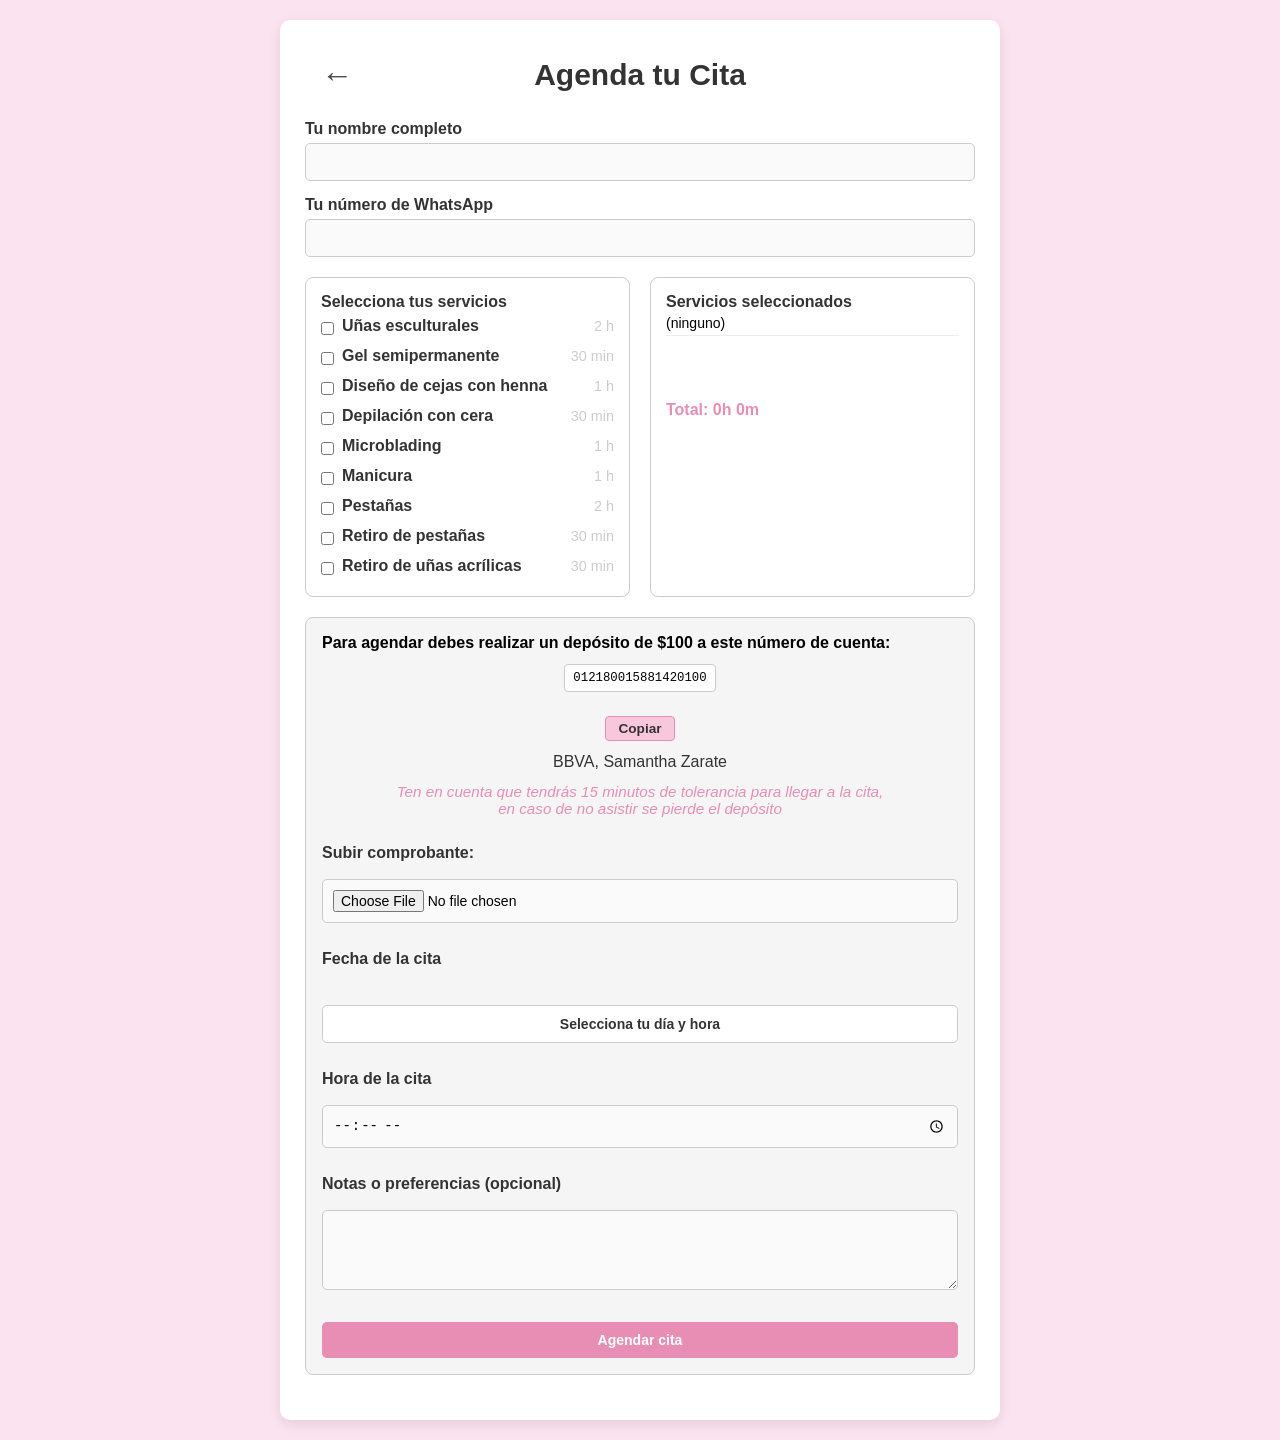
<file: citas.html>
<!DOCTYPE html>
<html lang="es">

<head>
  <meta charset="UTF-8" />
  <meta name="viewport" content="width=device-width, initial-scale=1.0"/>
  <title>Agenda tu Cita</title>
  <style>
    :root {
      --rosa-pastel:   #fce3f0;
      --rosa-medio:    #f9c7db;
      --rosa-profundo: #e88eb4;
      --gris:          #ccc;
      --texto:         #333;
      --blanco:        #fff;
      --verde-check:   #28a745;
    }
    * { box-sizing: border-box; margin: 0; padding: 0; }
    body {
      font-family: 'Segoe UI', sans-serif;
      background-color: var(--rosa-pastel);
      padding: 20px;
      display: flex;
      justify-content: center;
    }
    .container {
      background: var(--blanco);
      width: 100%;
      max-width: 720px;
      border-radius: 10px;
      box-shadow: 0 4px 12px rgba(0,0,0,0.1);
      padding: 25px;
    }
    h2 { text-align: center; color: var(--texto); margin-bottom: 20px; }
    label { display: block; margin-top: 15px; font-weight: bold; color: var(--texto); }
    input, textarea, button {
      width: 100%; padding: 10px; margin-top: 5px;
      border: 1px solid var(--gris); border-radius: 5px;
      font-size: 14px; background: #fafafa;
    }
    textarea { resize: vertical; min-height: 80px; }
    button {
      background-color: var(--rosa-profundo); color: var(--blanco);
      font-weight: bold; cursor: pointer; border: none;
      margin-top: 20px; transition: background-color .2s;
    }
    button:hover { background-color: #c02675; }

    #feedback {
      display: none;
      align-items: center;
      gap: 8px;
      background: #e6f4ea;
      border: 1px solid var(--verde-check);
      color: var(--texto);
      padding: 12px;
      border-radius: 6px;
      margin-bottom: 20px;
    }
    #feedback svg {
      fill: var(--verde-check);
      width: 24px; height: 24px;
    }

    .services-section { display: flex; gap: 20px; margin-top: 20px; flex-wrap: wrap; }
    .services-list, .selected-box {
      flex: 1; min-width: 280px; border: 1px solid var(--gris);
      border-radius: 8px; padding: 15px; background: var(--blanco);
    }
    .services-list h3, .selected-box h3 { margin-top: 0; font-size: 16px; color: var(--texto); }
    .services-list .item {
      display: grid; grid-template-columns: auto 1fr auto;
      align-items: center; gap: 8px; padding: 6px 0;
    }
    .services-list .item label { cursor: pointer; margin: 0; }
    .services-list .item .duration {
      font-size: .9em; color: var(--gris); text-align: right; white-space: nowrap;
    }
    .selected-box ul { list-style: none; padding-left: 0; min-height: 80px; }
    .selected-box li {
      padding: 4px 0; font-size: 14px; border-bottom: 1px solid #eee;
    }
    #totalTime { margin-top: 10px; font-weight: bold; color: var(--rosa-profundo); }

    .deposit-note {
      background: #f5f5f5;
      border: 1px solid var(--gris);
      border-radius: 8px;
      padding: 16px;
      margin: 20px 0;
      display: flex;
      flex-direction: column;
      gap: 12px;
    }
    .deposit-note .deposit-header {
      font-weight: bold;
      margin: 0;
    }
    .deposit-note .account-row {
      display: flex;
      flex-direction: column;
      align-items: center;
      gap: 4px;
      margin: 0;
    }
    .deposit-note .account-row code {
      background: #fff;
      padding: 6px 8px;
      border: 1px solid var(--gris);
      border-radius: 4px;
      font-family: monospace;
      font-size: 0.95em;
    }
    .deposit-note .account-row button#copyBtn {
      width: auto !important;
      flex: none;
      padding: 4px 12px;
      font-size: 0.85em;
      background: var(--rosa-medio);
      border: 1px solid var(--rosa-profundo);
      border-radius: 4px;
      color: var(--texto);
      cursor: pointer;
      transition: background-color .2s;
    }
    .deposit-note .account-row button#copyBtn:hover {
      background: var(--rosa-profundo);
      color: var(--blanco);
    }
    .deposit-note .bank-info {
      text-align: center;
      font-style: normal;
      margin: 0;
      color: var(--texto);
    }
    .deposit-note .tolerance {
      text-align: center;
      font-style: italic;
      color: var(--rosa-profundo);
      margin: 0;
      font-size: 0.95em;
    }

    .date-picker-wrapper { position: relative; margin-top: 5px; }
    .date-picker-wrapper input[type="hidden"] { display: none; }
    .date-picker-wrapper button {
      background: #fff; border: 1px solid var(--gris); color: var(--texto);
    }

    .calendar-backdrop {
      position: fixed; inset: 0; background: rgba(0,0,0,0.5);
      display: none; z-index: 900;
    }
    .calendar-section {
      position: fixed; top:50%; left:50%;
      transform: translate(-50%,-50%);
      width: 320px; max-width: 90%;
      background-color: var(--rosa-medio);
      border-radius: 10px; padding: 20px;
      display: none; flex-direction: column; align-items: center;
      z-index: 1000;
    }
    .calendar-section h3 { margin-bottom: 10px; color: var(--texto); }
    .calendar { 
      display: grid; grid-template-columns: repeat(7,1fr);
      gap: 4px; text-align: center; width: 100%;
      margin-bottom: 12px;
    }
    .calendar .header {
      font-weight: bold; color: var(--texto);
      background: transparent; cursor: default;
    }
    .calendar div {
      padding: 8px 0; border-radius: 4px; font-weight: bold;
      cursor: pointer; position: relative; font-size: 14px;
      background-color: var(--rosa-profundo); color: var(--blanco);
    }
    .calendar .past {
      background: rgba(0,0,0,0.5); cursor: default;
    }
    .calendar .past::before {
      content: "✕"; position: absolute; inset:0;
      display:flex; align-items:center; justify-content:center;
      font-size:16px;
    }
    .calendar .selected {
      border:2px solid var(--blanco);
      background: var(--blanco) !important;
      color: var(--rosa-profundo) !important;
    }
    .calendar-section .close-btn {
      background: transparent; border:none;
      font-size:18px; position:absolute; top:10px; right:10px;
      cursor:pointer; color: var(--texto);
    }
    .time-slots {
      display: grid;
      grid-template-columns: repeat(auto-fit, minmax(80px,1fr));
      gap: 8px; width: 100%;
    }
    .time-slots button {
      padding: 8px; border:1px solid var(--gris);
      border-radius:4px; background:var(--rosa-profundo);
      color: var(--blanco); cursor: pointer; font-size:14px;
      transition: background-color .2s;
    }
    .time-slots button:hover { background: var(--rosa-medio); }
    .time-slots button.disabled {
      opacity:.4; cursor: default;
    }
    .time-slots button.selected {
      background: var(--blanco) !important;
      color: var(--rosa-profundo) !important;
      border: 1px solid var(--rosa-profundo);
    }
    button.loading {
  position: relative;
  pointer-events: none;
  opacity: 0.8;
  color: transparent;
}

button.loading::after {
  content: "Cargando archivos...";
  position: absolute;
  left: 0; right: 0;
  top: 50%; transform: translateY(-50%);
  color: white;
  font-weight: normal;
  text-align: center;
  font-size: 14px;
}
.citas-header {
  position: relative;
  display: flex;
  align-items: center;
  height: 60px;            /* ajusta a la altura de tu header */
}

/* Flecha absoluta a la izquierda */
.back-link {
  position: absolute;
  left: 16px;              /* espacio desde el borde */
  font-size: 32px;
  line-height: 1;
  text-decoration: none;
  color: #4f4440;
  transition: color .2s;
}

/* Título centrado */
.citas-title {
  margin: 0 auto;          /* esto centra horizontalmente */
  font-size: 30px;         
  color: var(--texto);
  text-align: center;      /* por si ocupa varias líneas */
}


  </style>
</head>
<body>

  <div class="container">
  <header class="citas-header">
  <a href="index.html" class="back-link" title="Volver al inicio">
    ←
  </a>
  <h2 class="citas-title">Agenda tu Cita</h2>
</header>
      <div id="feedback">
      <svg viewBox="0 0 16 16">
        <path d="M13.485 1.929a.75.75 0 0 1 0 1.06l-8.5 
                 8.5a.75.75 0 0 1-1.06 0l-4-4a.75.75 0 
                 1 1 1.06-1.06L5 9.439l7.972-7.973a.75.75 
                 0 0 1 1.06 0z"/>
      </svg>
    </div>

    <form id="formAgenda" enctype="multipart/form-data">
      <label for="nombre">Tu nombre completo</label>
      <input type="text" id="nombre" name="nombre" required>
      <label for="whatsapp">Tu número de WhatsApp</label>
      <input type="tel" id="whatsapp" name="telefono" required>

      <div class="services-section">
        <div class="services-list">
          <h3>Selecciona tus servicios</h3>
          <div class="item">
            <input type="checkbox" id="srv-esculturales" data-duration="2" value="Uñas esculturales">
            <label for="srv-esculturales">Uñas esculturales</label>
            <span class="duration">2 h</span>
          </div>
          <div class="item">
            <input type="checkbox" id="srv-gel" data-duration="0.5" value="Gel semipermanente">
            <label for="srv-gel">Gel semipermanente</label>
            <span class="duration">30 min</span>
          </div>
          <div class="item">
            <input type="checkbox" id="srv-cejas" data-duration="1" value="Diseño de cejas con henna">
            <label for="srv-cejas">Diseño de cejas con henna</label>
            <span class="duration">1 h</span>
          </div>
          <div class="item">
            <input type="checkbox" id="srv-depil" data-duration="0.5" value="Depilación con cera">
            <label for="srv-depil">Depilación con cera</label>
            <span class="duration">30 min</span>
          </div>
          <div class="item">
            <input type="checkbox" id="srv-microblading" data-duration="1" value="Microblading">
            <label for="srv-microblading">Microblading</label>
            <span class="duration">1 h</span>
          </div>
          <div class="item">
            <input type="checkbox" id="srv-manicura" data-duration="1" value="Manicura">
            <label for="srv-manicura">Manicura</label>
            <span class="duration">1 h</span>
          </div>
          <div class="item">
            <input type="checkbox" id="srv-pestanas" data-duration="2" value="Pestañas">
            <label for="srv-pestanas">Pestañas</label>
            <span class="duration">2 h</span>
          </div>
          <div class="item">
            <input type="checkbox" id="srv-retiro-p" data-duration="0.5" value="Retiro de pestañas">
            <label for="srv-retiro-p">Retiro de pestañas</label>
            <span class="duration">30 min</span>
          </div>
          <div class="item">
            <input type="checkbox" id="srv-retiro-u" data-duration="0.5" value="Retiro de uñas acrílicas">
            <label for="srv-retiro-u">Retiro de uñas acrílicas</label>
            <span class="duration">30 min</span>
          </div>
        </div>
        <div class="selected-box">
          <h3>Servicios seleccionados</h3>
          <ul id="selectedServices"></ul>
          <p id="totalTime">Total: 0h 0m</p>
        </div>
      </div>

      <div class="deposit-note">
        <p class="deposit-header">
          Para agendar debes realizar un depósito de <strong>$100</strong> a este número de cuenta:
        </p>
        <div class="account-row">
          <code id="accountNumber">012180015881420100</code>
          <button type="button" id="copyBtn">Copiar</button>
        </div>
        <p class="bank-info">BBVA, Samantha Zarate</p>
        <p class="tolerance">
          Ten en cuenta que tendrás 15 minutos de tolerancia para llegar a la cita,<br>
          en caso de no asistir se pierde el depósito
        </p>
        <label for="comprobante">Subir comprobante:</label>
      <input
  type="file"
  id="comprobante"
  name="comprobante"   accept="image/*" />

      <label>Fecha de la cita</label>
      <div class="date-picker-wrapper">
        <button type="button" id="openCalendar">Selecciona tu día y hora</button>
        <input type="hidden" id="fecha" name="fecha" required>
      </div>
      <label for="hora">Hora de la cita</label>
      <input type="time" id="hora" name="hora" required disabled>

      <label for="notas">Notas o preferencias (opcional)</label>
      <textarea id="notas" name="notas"></textarea>
      <button type="submit">Agendar cita</button>
    </form>
  </div>

  <div class="calendar-backdrop" id="calendarBackdrop"></div>
  <section class="calendar-section" id="calendarModal">
    <button class="close-btn" id="closeCalendar">&times;</button>
    <h3 id="monthLabel">Junio 2025</h3>
    <div class="calendar" id="calendarGrid"></div>
    <div class="time-slots" id="timeSlots"></div>
  </section>

  <script>
    const SCRIPT_URL = 'https://script.google.com/macros/s/AKfycbxJwdTJqQYs04ooTsSPZOQ7S8phmYH8V0DmDpRUDVo0UxRLN4TuVd2N7449YY6TlQZt/exec';
    const form        = document.getElementById('formAgenda');
    const feedback    = document.getElementById('feedback');
    const checkboxes  = document.querySelectorAll('.services-list input[type=checkbox]');
    const selList     = document.getElementById('selectedServices');
    const totalTimeEl = document.getElementById('totalTime');

    const openBtn      = document.getElementById('openCalendar');
    const backdrop     = document.getElementById('calendarBackdrop');
    const calModal     = document.getElementById('calendarModal');
    const closeBtn     = document.getElementById('closeCalendar');
    const calendarGrid = document.getElementById('calendarGrid');
    const monthLabel   = document.getElementById('monthLabel');
    const inputFecha   = document.getElementById('fecha');
    const inputHoraEl  = document.getElementById('hora');
    const timeSlotsEl  = document.getElementById('timeSlots');

    const diasDeSemana   = ["Lun","Mar","Mie","Jue","Vie","Sab","Dom"];
    const meses          = ["Junio 2025"];
    const year           = 2025, month = 5;
    const today          = new Date();
    const availableSlots = ["10:00","11:00","12:00","13:00","14:00","15:00"];
    const diasBloqueados = []; 

    document.addEventListener('DOMContentLoaded', () => {
      const copyBtn   = document.getElementById('copyBtn');
      const accountEl = document.getElementById('accountNumber');
      if (copyBtn && accountEl) {
        copyBtn.addEventListener('click', () => {
          navigator.clipboard.writeText(accountEl.textContent.trim())
            .then(() => {
              copyBtn.textContent = '¡Copiado!';
              setTimeout(() => copyBtn.textContent = 'Copiar', 2000);
            })
            .catch(() => alert('Selecciona y usa Ctrl+C para copiar.'));
        });
      }

      function updateServices() {
        const sel = Array.from(checkboxes)
          .filter(c => c.checked)
          .map(c => ({ name: c.value, dur: parseFloat(c.dataset.duration) }));
        if (sel.length) {
          selList.innerHTML = sel.map(s => {
            const H = Math.floor(s.dur), M = Math.round((s.dur - H)*60);
            return `<li>${s.name} — ${H}h ${M}m</li>`;
          }).join('');
        } else {
          selList.innerHTML = '<li>(ninguno)</li>';
        }
        const sum = sel.reduce((a,s)=>a+s.dur, 0);
        const H   = Math.floor(sum), M = Math.round((sum - H)*60);
        totalTimeEl.textContent = `Total: ${H}h ${M}m`;
      }
      checkboxes.forEach(chk=>chk.addEventListener('change', updateServices));
      updateServices();
    });

  inputHoraEl.disabled = false;
    const fd = new FormData(form);
    openBtn.addEventListener('click', () => {
      inputHoraEl.value = '';
      inputHoraEl.disabled = true;
      timeSlotsEl.querySelectorAll('.selected').forEach(el=>el.classList.remove('selected'));

      backdrop.style.display = 'block';
      calModal.style.display = 'flex';
      generateCalendar();
      timeSlotsEl.innerHTML = '';
    });
    [backdrop, closeBtn].forEach(el =>
      el.addEventListener('click', () => {
        backdrop.style.display = 'none';
        calModal.style.display = 'none';
      })
    );

    function generateCalendar() {
      calendarGrid.innerHTML = '';
      monthLabel.textContent = meses[0];
      diasDeSemana.forEach(d => {
        const hd = document.createElement('div');
        hd.textContent = d; hd.className = 'header';
        calendarGrid.appendChild(hd);
      });
      const firstDay = new Date(year, month, 1);
      for (let i=0; i<(firstDay.getDay()+6)%7; i++){
        calendarGrid.appendChild(document.createElement('div'));
      }
      const lastDay = new Date(year, month+1, 0);
      for (let d=1; d<=lastDay.getDate(); d++){
        const cell = document.createElement('div');
        cell.textContent = d;
        const date = new Date(year, month, d);
        if (date < today || diasBloqueados.includes(d)) {
          cell.classList.add('past');
        } else {
          cell.addEventListener('click', () => {
            document.querySelectorAll('.calendar .selected')
              .forEach(el=>el.classList.remove('selected'));
            cell.classList.add('selected');
            const dd = String(d).padStart(2,'0'),
                  mm = String(month+1).padStart(2,'0');
            openBtn.textContent = `${dd}/${mm}/${year}`;
            inputFecha.value     = `${year}-${mm}-${dd}`;
            inputHoraEl.disabled = false;
            renderTimeSlots(d);
          });
        }
        calendarGrid.appendChild(cell);
      }
    }

    function renderTimeSlots(day) {
      timeSlotsEl.innerHTML = '';
      availableSlots.forEach(h => {
        const btn = document.createElement('button');
        btn.textContent = h;
        btn.addEventListener('click', () => {
          if (btn.classList.contains('disabled')) return;
          timeSlotsEl.querySelectorAll('.selected')
            .forEach(el=>el.classList.remove('selected'));
          btn.classList.add('selected');
          inputHoraEl.value    = h;
          inputHoraEl.disabled = true;
          backdrop.style.display = 'none';
          calModal.style.display = 'none';
        });
        timeSlotsEl.appendChild(btn);
      });
    }

   form.addEventListener('submit', e => {
  e.preventDefault();

  const fd = new FormData(form);
  fd.set('hora', inputHoraEl.value);

  const servicios = Array.from(checkboxes)
    .filter(c => c.checked)
    .map(c => c.value)
    .join(', ');
  fd.set('servicios', servicios);

  const fileInput = document.getElementById('comprobante');
  const file = fileInput.files[0];

  if (!file) {
    alert('Por favor sube tu comprobante de depósito.');
    return;
  }
const submitBtn = form.querySelector('button[type="submit"]');
submitBtn.classList.add('loading');
submitBtn.disabled = true;
  const reader = new FileReader();
  reader.onload = function () {
    const base64File = reader.result.split(',')[1];
    const formToSend = new FormData();
    formToSend.append('fileName', file.name);
    formToSend.append('mimeType', file.type);
    formToSend.append('myFile', base64File);

    formToSend.append('nombre', fd.get('nombre'));
    formToSend.append('telefono', fd.get('telefono'));
    formToSend.append('servicios', fd.get('servicios'));
    formToSend.append('fecha', fd.get('fecha'));
    formToSend.append('hora', fd.get('hora'));
    formToSend.append('notas', fd.get('notas'));


        setTimeout(() => {
          fetch(SCRIPT_URL, {
            method: 'POST',
            body: formToSend
          })
          .then(res => {
            if (!res.ok) throw new Error(res.status);
            feedback.style.display = 'flex';
            form.style.display = 'none';

            const nombre = fd.get('nombre');
            const fecha = fd.get('fecha');
            const hora = fd.get('hora');

            const resumen = document.createElement('p');
            resumen.innerHTML = `✅ Gracias <strong>${nombre}</strong>, tu cita fue agendada para el <strong>${fecha}</strong> a las <strong>${hora}</strong>.`;
            feedback.appendChild(resumen);
          })
          .catch(err => {
            console.warn('CORS o error de red:', err);
            feedback.style.display = 'flex';
            form.style.display = 'none';

            const nombre = fd.get('nombre');
            const fecha = fd.get('fecha');
            const hora = fd.get('hora');

            const resumen = document.createElement('p');
            resumen.innerHTML = `✅ Gracias <strong>${nombre}</strong>, tu cita ha sido registrada. <br>Verificaremos manualmente el comprobante. <br>Espera un mensaje de WhatsApp para confirmar la cita`;
            feedback.appendChild(resumen);
          });
        }, 2000);
      };
      reader.readAsDataURL(file);
    });
  </script>
</body>
</html>
</file>
